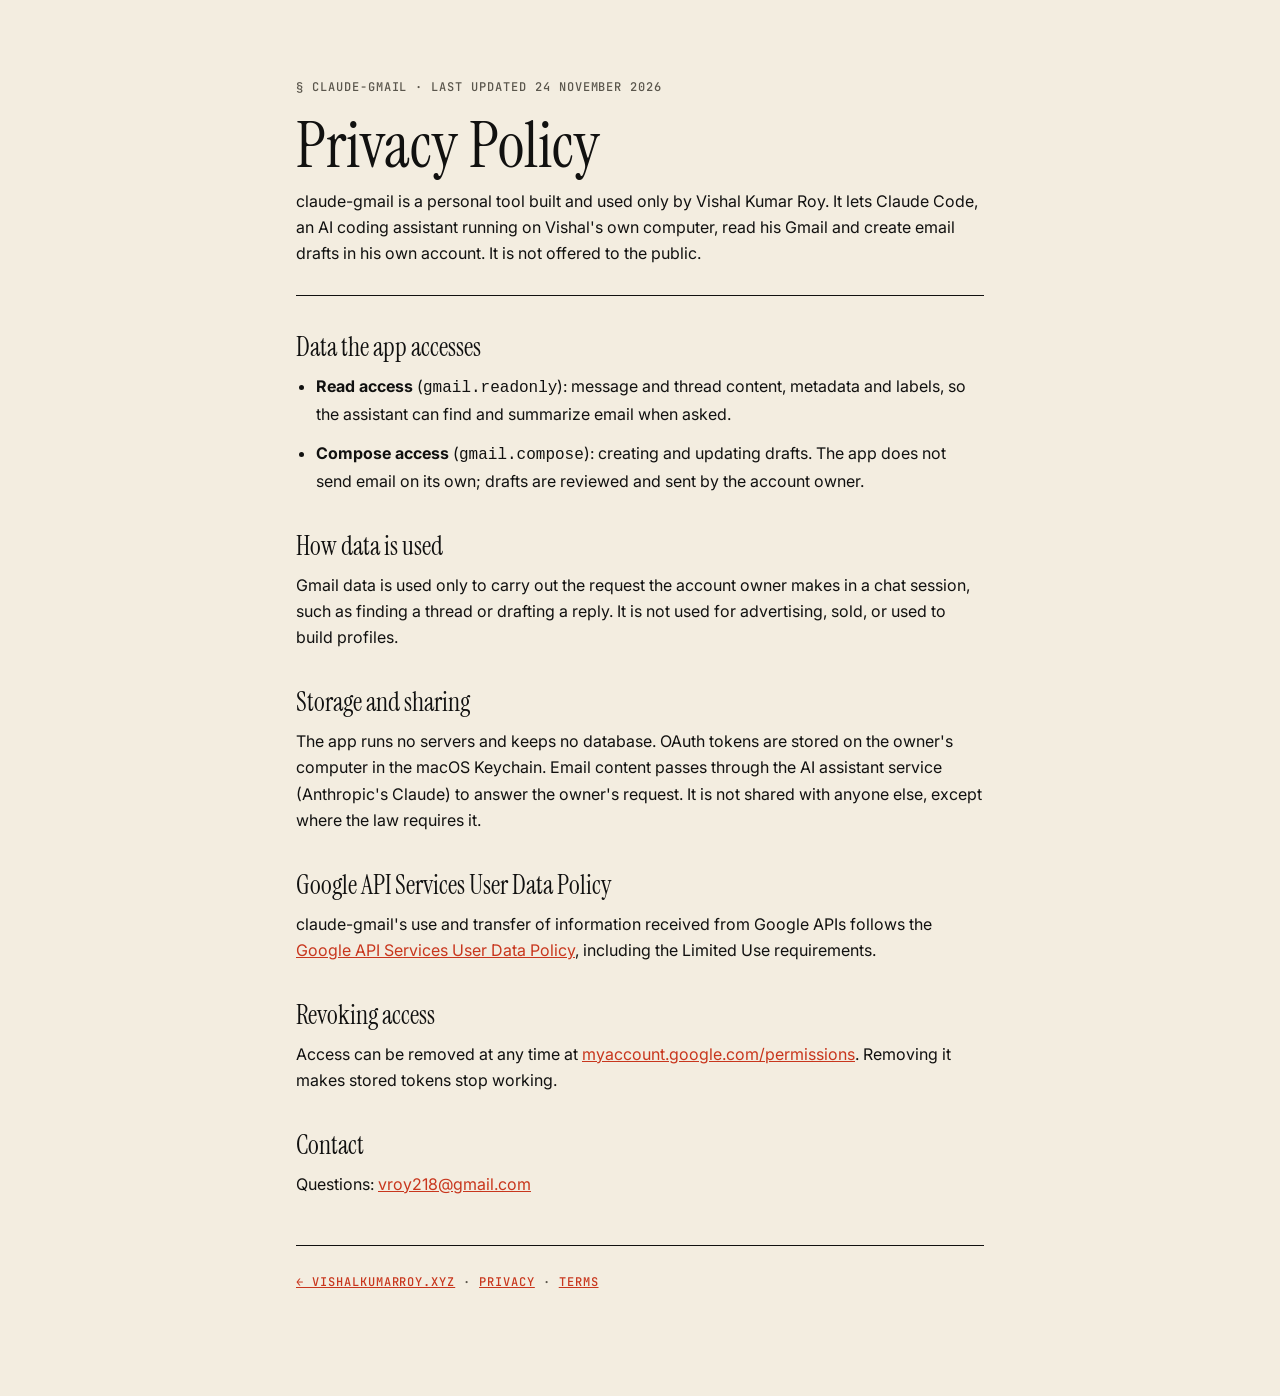
<file: privacy.html>
<!DOCTYPE html>
<html lang="en">
<head>
  <meta charset="UTF-8" />
  <meta name="viewport" content="width=device-width, initial-scale=1.0" />
  <meta name="robots" content="noindex, nofollow" />
  <title>Privacy Policy · claude-gmail · Vishal Kumar Roy</title>
  <link rel="icon" type="image/svg+xml" href="favicon.svg" />
  <link rel="preconnect" href="https://fonts.googleapis.com" />
  <link rel="preconnect" href="https://fonts.gstatic.com" crossorigin />
  <link href="https://fonts.googleapis.com/css2?family=Instrument+Serif&family=JetBrains+Mono:wght@400;500&family=Inter:wght@400;500;600&display=swap" rel="stylesheet" />
  <style>
    :root { --paper:#f3ede0; --ink:#111110; --ink-dim:#5a564c; --accent:#c8361d; }
    @media (prefers-color-scheme: dark) { :root { --paper:#0e0e0c; --ink:#f1ece0; --ink-dim:#8f897a; --accent:#ff6a3d; } }
    * { box-sizing: border-box; margin: 0; padding: 0; }
    body { background: var(--paper); color: var(--ink); font: 16px/1.65 'Inter', system-ui, sans-serif; -webkit-font-smoothing: antialiased; }
    main { max-width: 720px; margin: 0 auto; padding: 72px 16px 96px; }
    .label { font: 500 12px 'JetBrains Mono', ui-monospace, monospace; letter-spacing: .08em; text-transform: uppercase; color: var(--ink-dim); }
    h1 { font: 400 clamp(40px, 8vw, 64px)/1.05 'Instrument Serif', Georgia, serif; margin: 14px 0 8px; }
    h2 { font: 400 26px/1.2 'Instrument Serif', Georgia, serif; margin: 36px 0 10px; }
    p, li { margin: 0 0 12px; } ul { padding-left: 20px; }
    hr { border: 0; border-top: 1.5px solid var(--ink); margin: 28px 0; }
    a { color: var(--accent); }
    footer { margin-top: 48px; }
  </style>
</head>
<body>
<main>
  <span class="label">§ claude-gmail · last updated 24 November 2026</span>
  <h1>Privacy Policy</h1>
  <p>claude-gmail is a personal tool built and used only by Vishal Kumar Roy. It lets Claude Code, an AI coding assistant running on Vishal's own computer, read his Gmail and create email drafts in his own account. It is not offered to the public.</p>
  <hr />
  <h2>Data the app accesses</h2>
  <ul>
    <li><strong>Read access</strong> (<code>gmail.readonly</code>): message and thread content, metadata and labels, so the assistant can find and summarize email when asked.</li>
    <li><strong>Compose access</strong> (<code>gmail.compose</code>): creating and updating drafts. The app does not send email on its own; drafts are reviewed and sent by the account owner.</li>
  </ul>
  <h2>How data is used</h2>
  <p>Gmail data is used only to carry out the request the account owner makes in a chat session, such as finding a thread or drafting a reply. It is not used for advertising, sold, or used to build profiles.</p>
  <h2>Storage and sharing</h2>
  <p>The app runs no servers and keeps no database. OAuth tokens are stored on the owner's computer in the macOS Keychain. Email content passes through the AI assistant service (Anthropic's Claude) to answer the owner's request. It is not shared with anyone else, except where the law requires it.</p>
  <h2>Google API Services User Data Policy</h2>
  <p>claude-gmail's use and transfer of information received from Google APIs follows the <a href="https://developers.google.com/terms/api-services-user-data-policy" target="_blank" rel="noopener">Google API Services User Data Policy</a>, including the Limited Use requirements.</p>
  <h2>Revoking access</h2>
  <p>Access can be removed at any time at <a href="https://myaccount.google.com/permissions" target="_blank" rel="noopener">myaccount.google.com/permissions</a>. Removing it makes stored tokens stop working.</p>
  <h2>Contact</h2>
  <p>Questions: <a href="mailto:vroy218@gmail.com">vroy218@gmail.com</a></p>
  <footer><hr /><p class="label"><a href="/">← vishalkumarroy.xyz</a> · <a href="/privacy.html">privacy</a> · <a href="/terms.html">terms</a></p></footer>
</main>
</body>
</html>
</file>
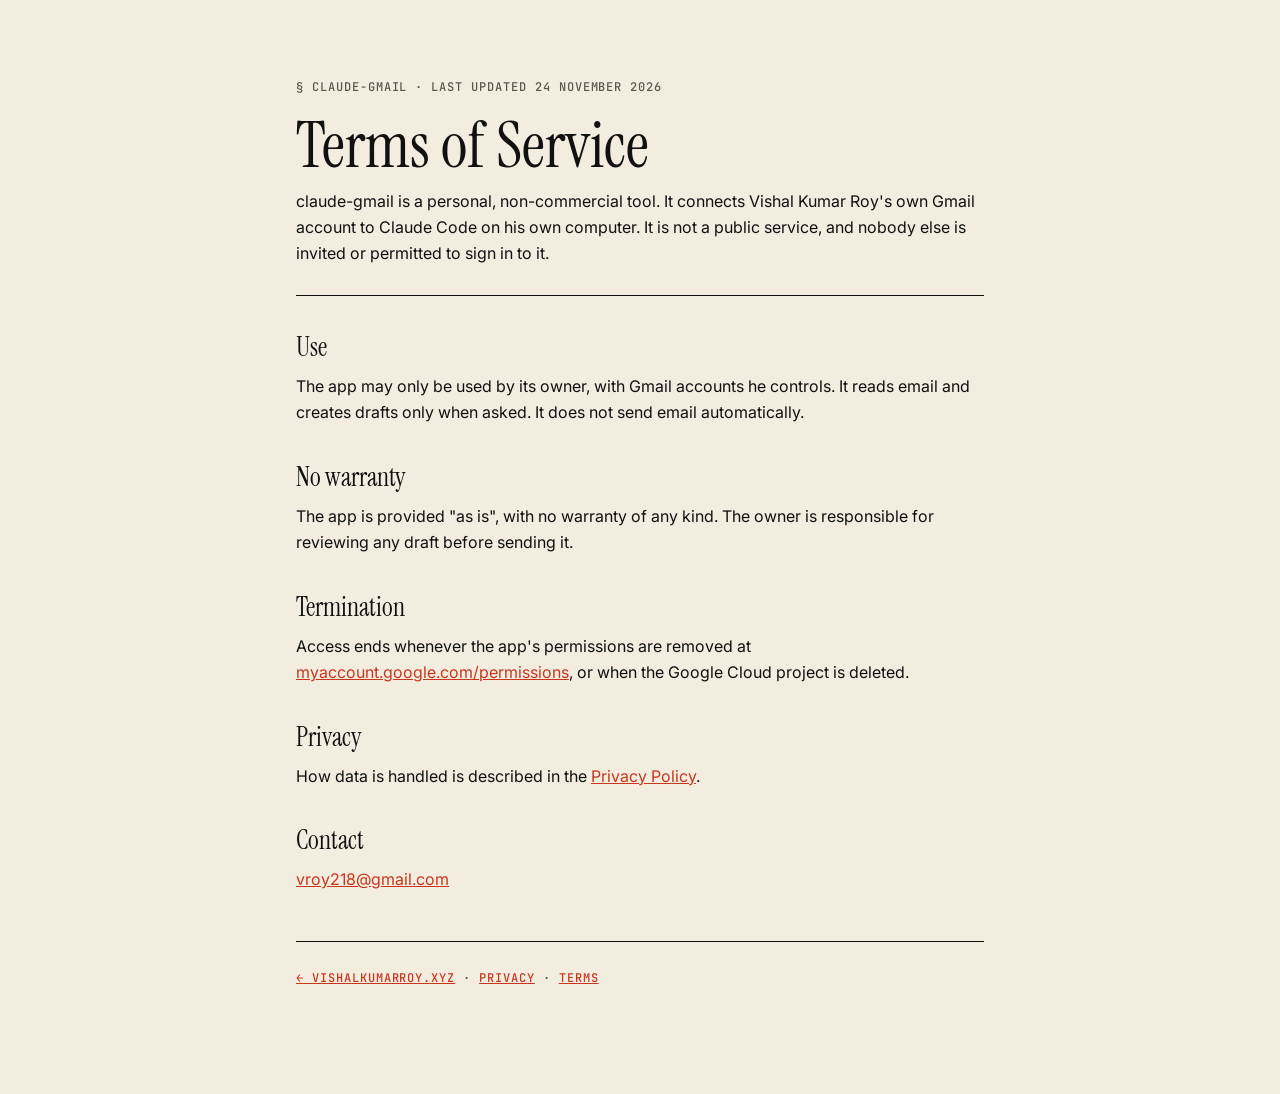
<file: terms.html>
<!DOCTYPE html>
<html lang="en">
<head>
  <meta charset="UTF-8" />
  <meta name="viewport" content="width=device-width, initial-scale=1.0" />
  <meta name="robots" content="noindex, nofollow" />
  <title>Terms of Service · claude-gmail · Vishal Kumar Roy</title>
  <link rel="icon" type="image/svg+xml" href="favicon.svg" />
  <link rel="preconnect" href="https://fonts.googleapis.com" />
  <link rel="preconnect" href="https://fonts.gstatic.com" crossorigin />
  <link href="https://fonts.googleapis.com/css2?family=Instrument+Serif&family=JetBrains+Mono:wght@400;500&family=Inter:wght@400;500;600&display=swap" rel="stylesheet" />
  <style>
    :root { --paper:#f3ede0; --ink:#111110; --ink-dim:#5a564c; --accent:#c8361d; }
    @media (prefers-color-scheme: dark) { :root { --paper:#0e0e0c; --ink:#f1ece0; --ink-dim:#8f897a; --accent:#ff6a3d; } }
    * { box-sizing: border-box; margin: 0; padding: 0; }
    body { background: var(--paper); color: var(--ink); font: 16px/1.65 'Inter', system-ui, sans-serif; -webkit-font-smoothing: antialiased; }
    main { max-width: 720px; margin: 0 auto; padding: 72px 16px 96px; }
    .label { font: 500 12px 'JetBrains Mono', ui-monospace, monospace; letter-spacing: .08em; text-transform: uppercase; color: var(--ink-dim); }
    h1 { font: 400 clamp(40px, 8vw, 64px)/1.05 'Instrument Serif', Georgia, serif; margin: 14px 0 8px; }
    h2 { font: 400 26px/1.2 'Instrument Serif', Georgia, serif; margin: 36px 0 10px; }
    p, li { margin: 0 0 12px; } ul { padding-left: 20px; }
    hr { border: 0; border-top: 1.5px solid var(--ink); margin: 28px 0; }
    a { color: var(--accent); }
    footer { margin-top: 48px; }
  </style>
</head>
<body>
<main>
  <span class="label">§ claude-gmail · last updated 24 November 2026</span>
  <h1>Terms of Service</h1>
  <p>claude-gmail is a personal, non-commercial tool. It connects Vishal Kumar Roy's own Gmail account to Claude Code on his own computer. It is not a public service, and nobody else is invited or permitted to sign in to it.</p>
  <hr />
  <h2>Use</h2>
  <p>The app may only be used by its owner, with Gmail accounts he controls. It reads email and creates drafts only when asked. It does not send email automatically.</p>
  <h2>No warranty</h2>
  <p>The app is provided "as is", with no warranty of any kind. The owner is responsible for reviewing any draft before sending it.</p>
  <h2>Termination</h2>
  <p>Access ends whenever the app's permissions are removed at <a href="https://myaccount.google.com/permissions" target="_blank" rel="noopener">myaccount.google.com/permissions</a>, or when the Google Cloud project is deleted.</p>
  <h2>Privacy</h2>
  <p>How data is handled is described in the <a href="/privacy.html">Privacy Policy</a>.</p>
  <h2>Contact</h2>
  <p><a href="mailto:vroy218@gmail.com">vroy218@gmail.com</a></p>
  <footer><hr /><p class="label"><a href="/">← vishalkumarroy.xyz</a> · <a href="/privacy.html">privacy</a> · <a href="/terms.html">terms</a></p></footer>
</main>
</body>
</html>
</file>
